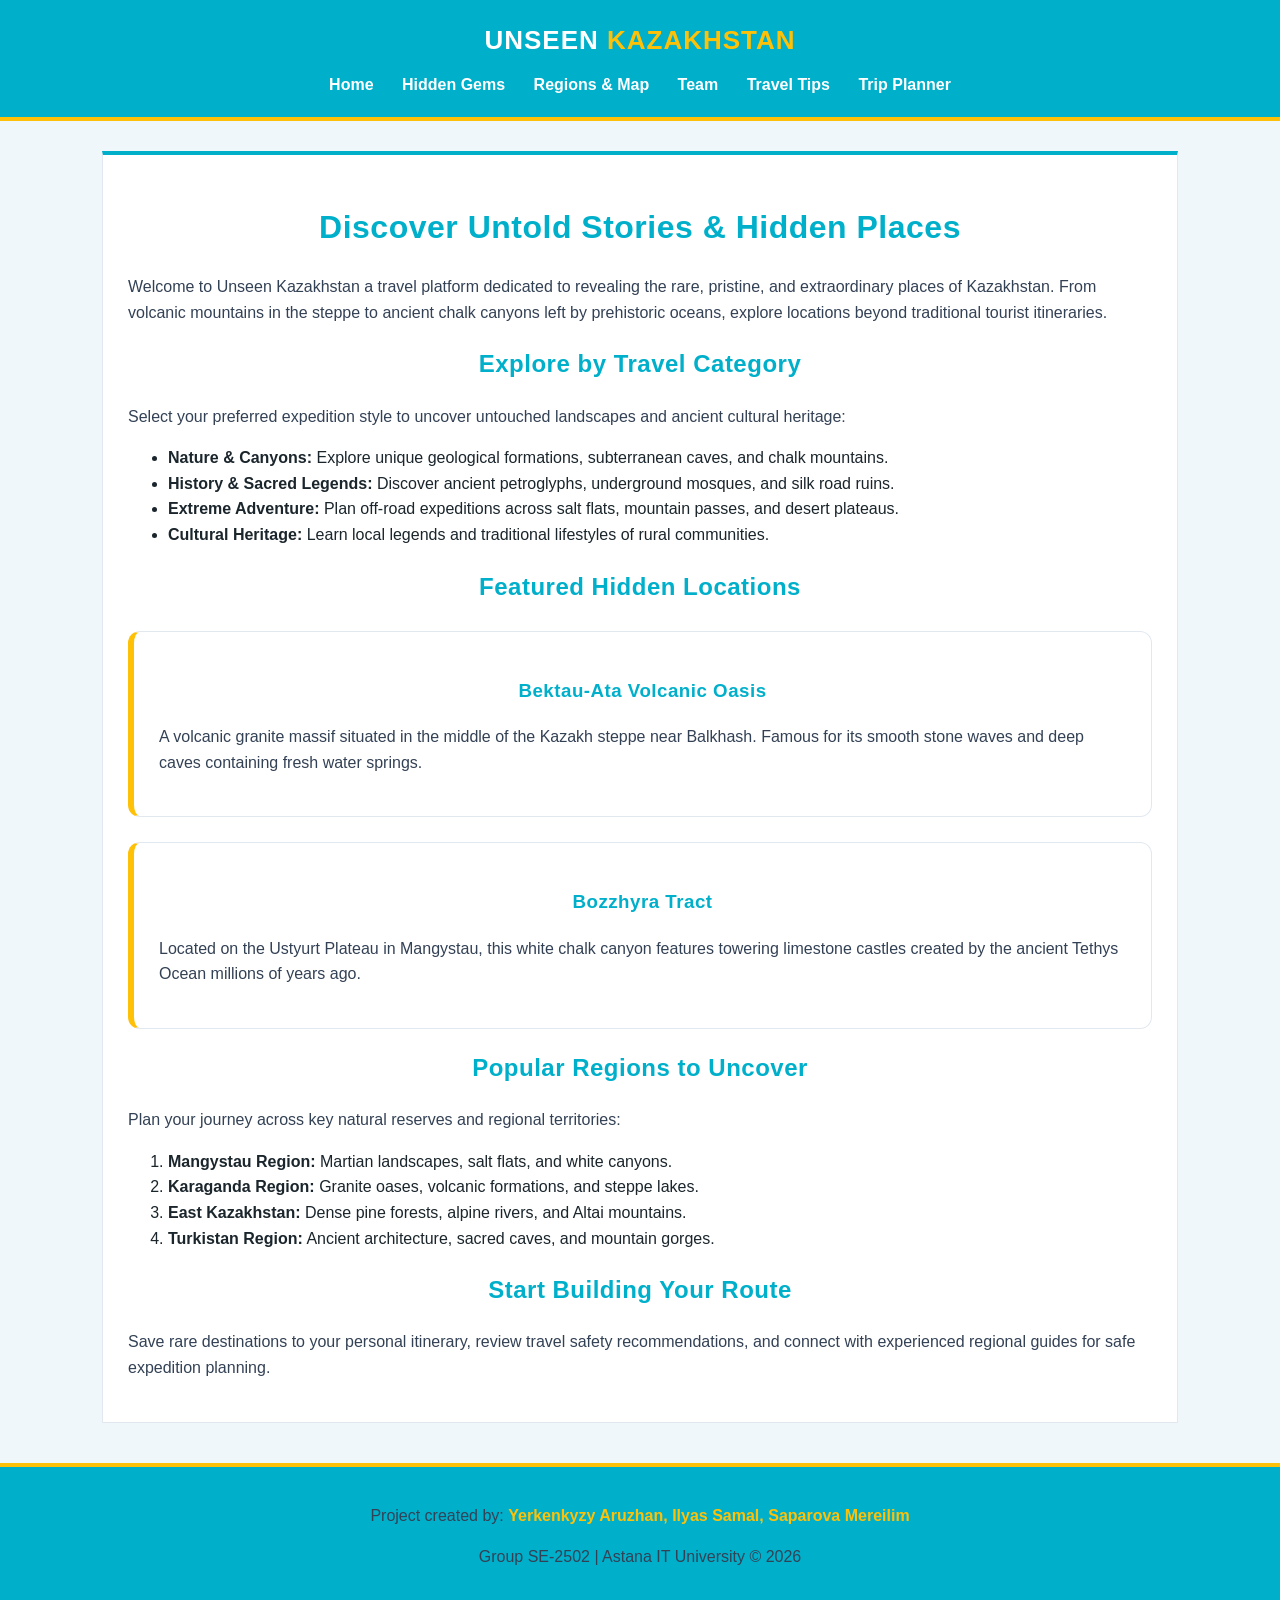
<file: index.html>
<!DOCTYPE html>
<html lang="en">
<head>
    <meta charset="UTF-8">
    <title>Unseen Kazakhstan | Hidden Places</title>
    <link rel="stylesheet" href="css/style.css">
</head>
<body>

    <div id="main-header">
        <div class="logo">UNSEEN <span>KAZAKHSTAN</span></div>
        <div class="nav-menu" style="text-align: center; margin-top: 10px;">
            <a href="index.html">Home</a>
            <a href="destinations.html">Hidden Gems</a>
            <a href="regions.html">Regions & Map</a>
            <a href="creators.html">Team</a>
            <a href="tips.html">Travel Tips</a>
            <a href="planner.html">Trip Planner</a>
        </div>
    </div>

    <div class="content-box">
        <h1>Discover Untold Stories & Hidden Places</h1>
        <p>Welcome to Unseen Kazakhstan  a travel platform dedicated to revealing the rare, pristine, and extraordinary places of Kazakhstan. From volcanic mountains in the steppe to ancient chalk canyons left by prehistoric oceans, explore locations beyond traditional tourist itineraries.</p>

        <h2>Explore by Travel Category</h2>
        <p>Select your preferred expedition style to uncover untouched landscapes and ancient cultural heritage:</p>
        <ul>
            <li><strong>Nature & Canyons:</strong> Explore unique geological formations, subterranean caves, and chalk mountains.</li>
            <li><strong>History & Sacred Legends:</strong> Discover ancient petroglyphs, underground mosques, and silk road ruins.</li>
            <li><strong>Extreme Adventure:</strong> Plan off-road expeditions across salt flats, mountain passes, and desert plateaus.</li>
            <li><strong>Cultural Heritage:</strong> Learn local legends and traditional lifestyles of rural communities.</li>
        </ul>

        <h2>Featured Hidden Locations</h2>
        
        <div class="card">
            <h3>Bektau-Ata Volcanic Oasis</h3>
            <p>A volcanic granite massif situated in the middle of the Kazakh steppe near Balkhash. Famous for its smooth stone waves and deep caves containing fresh water springs.</p>
        </div>

        <div class="card">
            <h3>Bozzhyra Tract</h3>
            <p>Located on the Ustyurt Plateau in Mangystau, this white chalk canyon features towering limestone castles created by the ancient Tethys Ocean millions of years ago.</p>
        </div>

        <h2>Popular Regions to Uncover</h2>
        <p>Plan your journey across key natural reserves and regional territories:</p>
        <ol>
            <li><strong>Mangystau Region:</strong> Martian landscapes, salt flats, and white canyons.</li>
            <li><strong>Karaganda Region:</strong> Granite oases, volcanic formations, and steppe lakes.</li>
            <li><strong>East Kazakhstan:</strong> Dense pine forests, alpine rivers, and Altai mountains.</li>
            <li><strong>Turkistan Region:</strong> Ancient architecture, sacred caves, and mountain gorges.</li>
        </ol>

        <h2>Start Building Your Route</h2>
        <p>Save rare destinations to your personal itinerary, review travel safety recommendations, and connect with experienced regional guides for safe expedition planning.</p>
    </div>

    <div class="main-footer">
        <p>Project created by: <strong>Yerkenkyzy Aruzhan, Ilyas Samal, Saparova Mereilim</strong></p>
        <p>Group SE-2502 | Astana IT University &copy; 2026</p>
    </div>

</body>
</html>
</file>
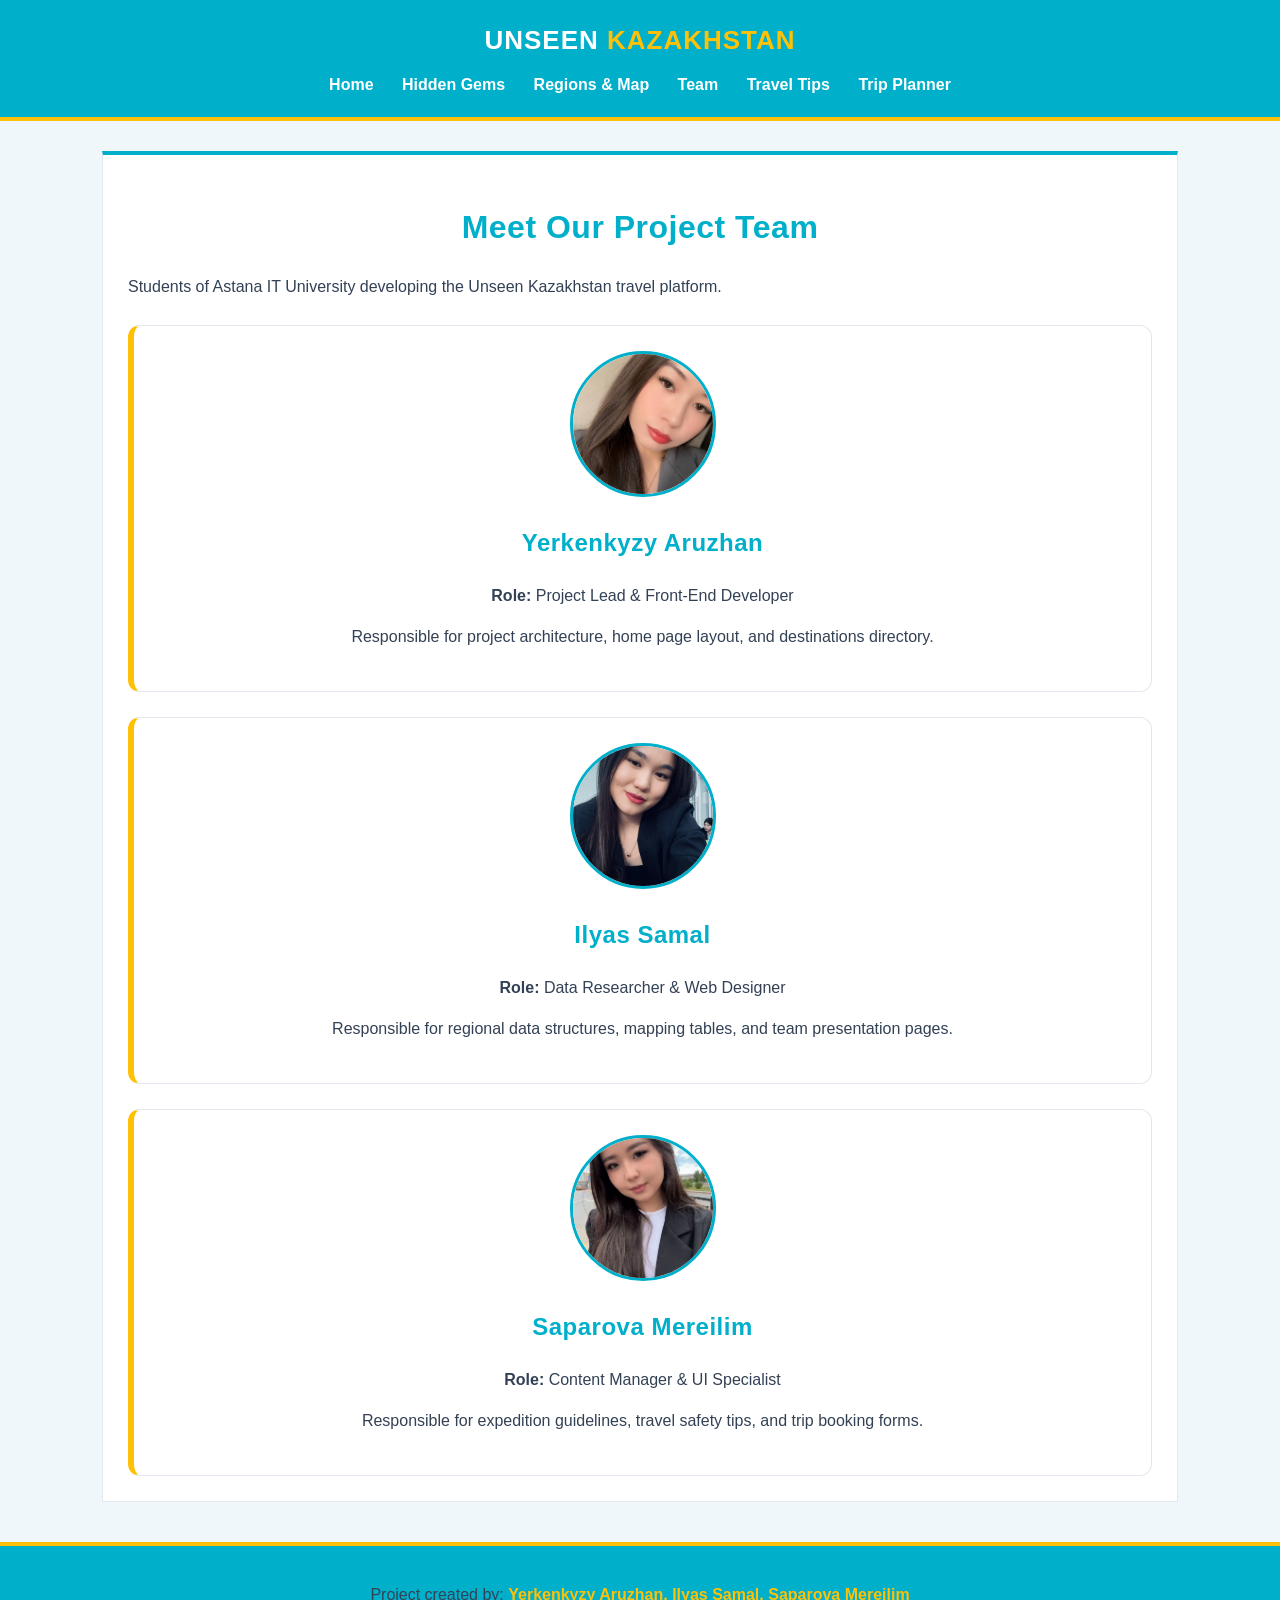
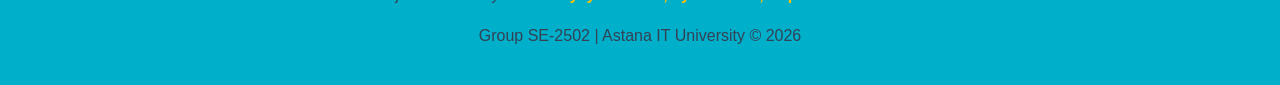
<file: creators.html>
<!DOCTYPE html>
<html lang="en">
<head>
    <meta charset="UTF-8">
    <title>Unseen Kazakhstan | Project Team</title>
    <link rel="stylesheet" href="css/style.css">
</head>
<body>

    <div id="main-header">
        <div class="logo">UNSEEN <span>KAZAKHSTAN</span></div>
        <div class="nav-menu" style="text-align: center; margin-top: 10px;">
            <a href="index.html">Home</a>
            <a href="destinations.html">Hidden Gems</a>
            <a href="regions.html">Regions & Map</a>
            <a href="creators.html">Team</a>
            <a href="tips.html">Travel Tips</a>
            <a href="planner.html">Trip Planner</a>
        </div>
    </div>

    <div class="content-box">
        <h1>Meet Our Project Team</h1>
        <p>Students of Astana IT University developing the Unseen Kazakhstan travel platform.</p>
        
        <div class="card" style="text-align: center;">
            <img src="images/aruzhan.JPG" alt="Yerkenkyzy Aruzhan" style="width: 140px; height: 140px; border-radius: 50%; border: 3px solid #00afca; object-fit: cover;">
            <h2>Yerkenkyzy Aruzhan</h2>
            <p><strong>Role:</strong> Project Lead & Front-End Developer</p>
            <p>Responsible for project architecture, home page layout, and destinations directory.</p>
        </div>

        <div class="card" style="text-align: center;">
            <img src="images/samal.JPG" alt="Ilyas Samal" style="width: 140px; height: 140px; border-radius: 50%; border: 3px solid #00afca; object-fit: cover;">
            <h2>Ilyas Samal</h2>
            <p><strong>Role:</strong> Data Researcher & Web Designer</p>
            <p>Responsible for regional data structures, mapping tables, and team presentation pages.</p>
        </div>

        <div class="card" style="text-align: center;">
            <img src="images/mereilim.jpg" alt="Saparova Mereilim" style="width: 140px; height: 140px; border-radius: 50%; border: 3px solid #00afca; object-fit: cover;">
            <h2>Saparova Mereilim</h2>
            <p><strong>Role:</strong> Content Manager & UI Specialist</p>
            <p>Responsible for expedition guidelines, travel safety tips, and trip booking forms.</p>
        </div>
    </div>

    <div class="main-footer">
        <p>Project created by: <strong>Yerkenkyzy Aruzhan, Ilyas Samal, Saparova Mereilim</strong></p>
        <p>Group SE-2502 | Astana IT University &copy; 2026</p>
    </div>

</body>
</html>
</file>
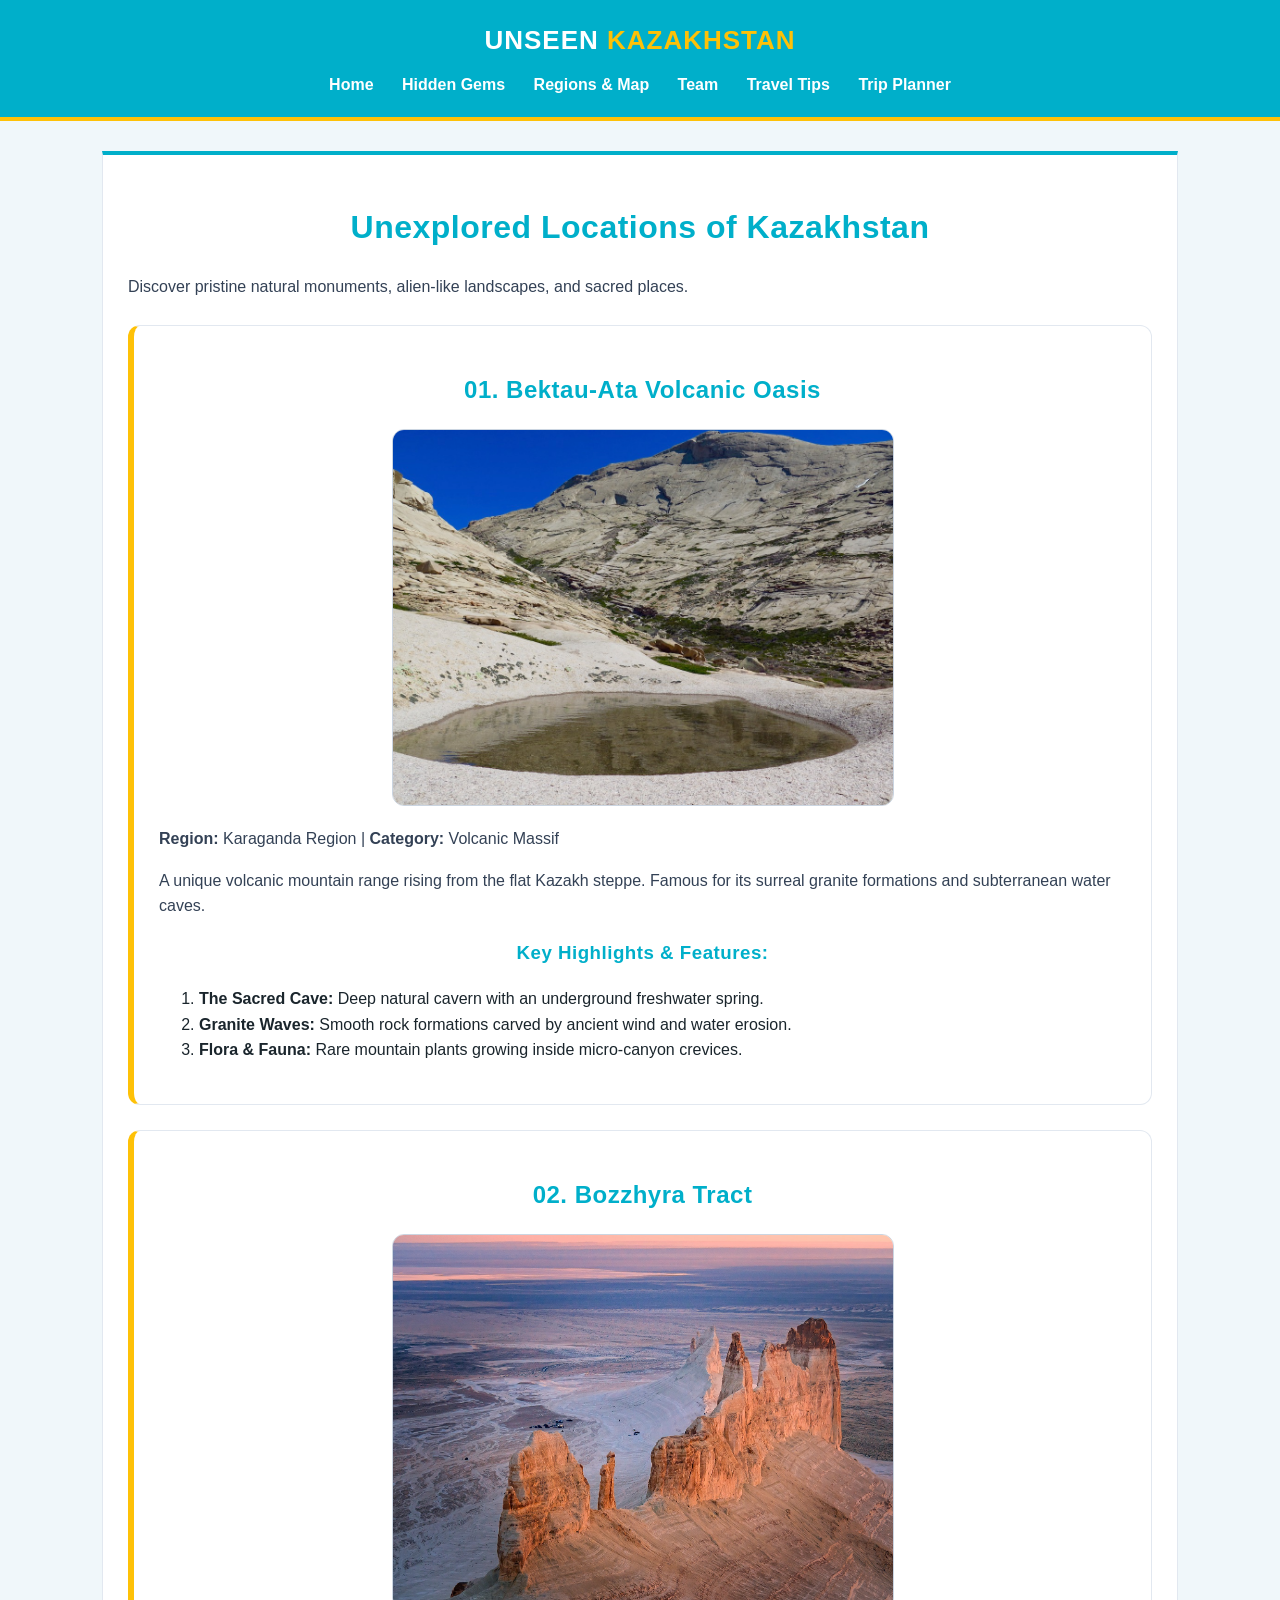
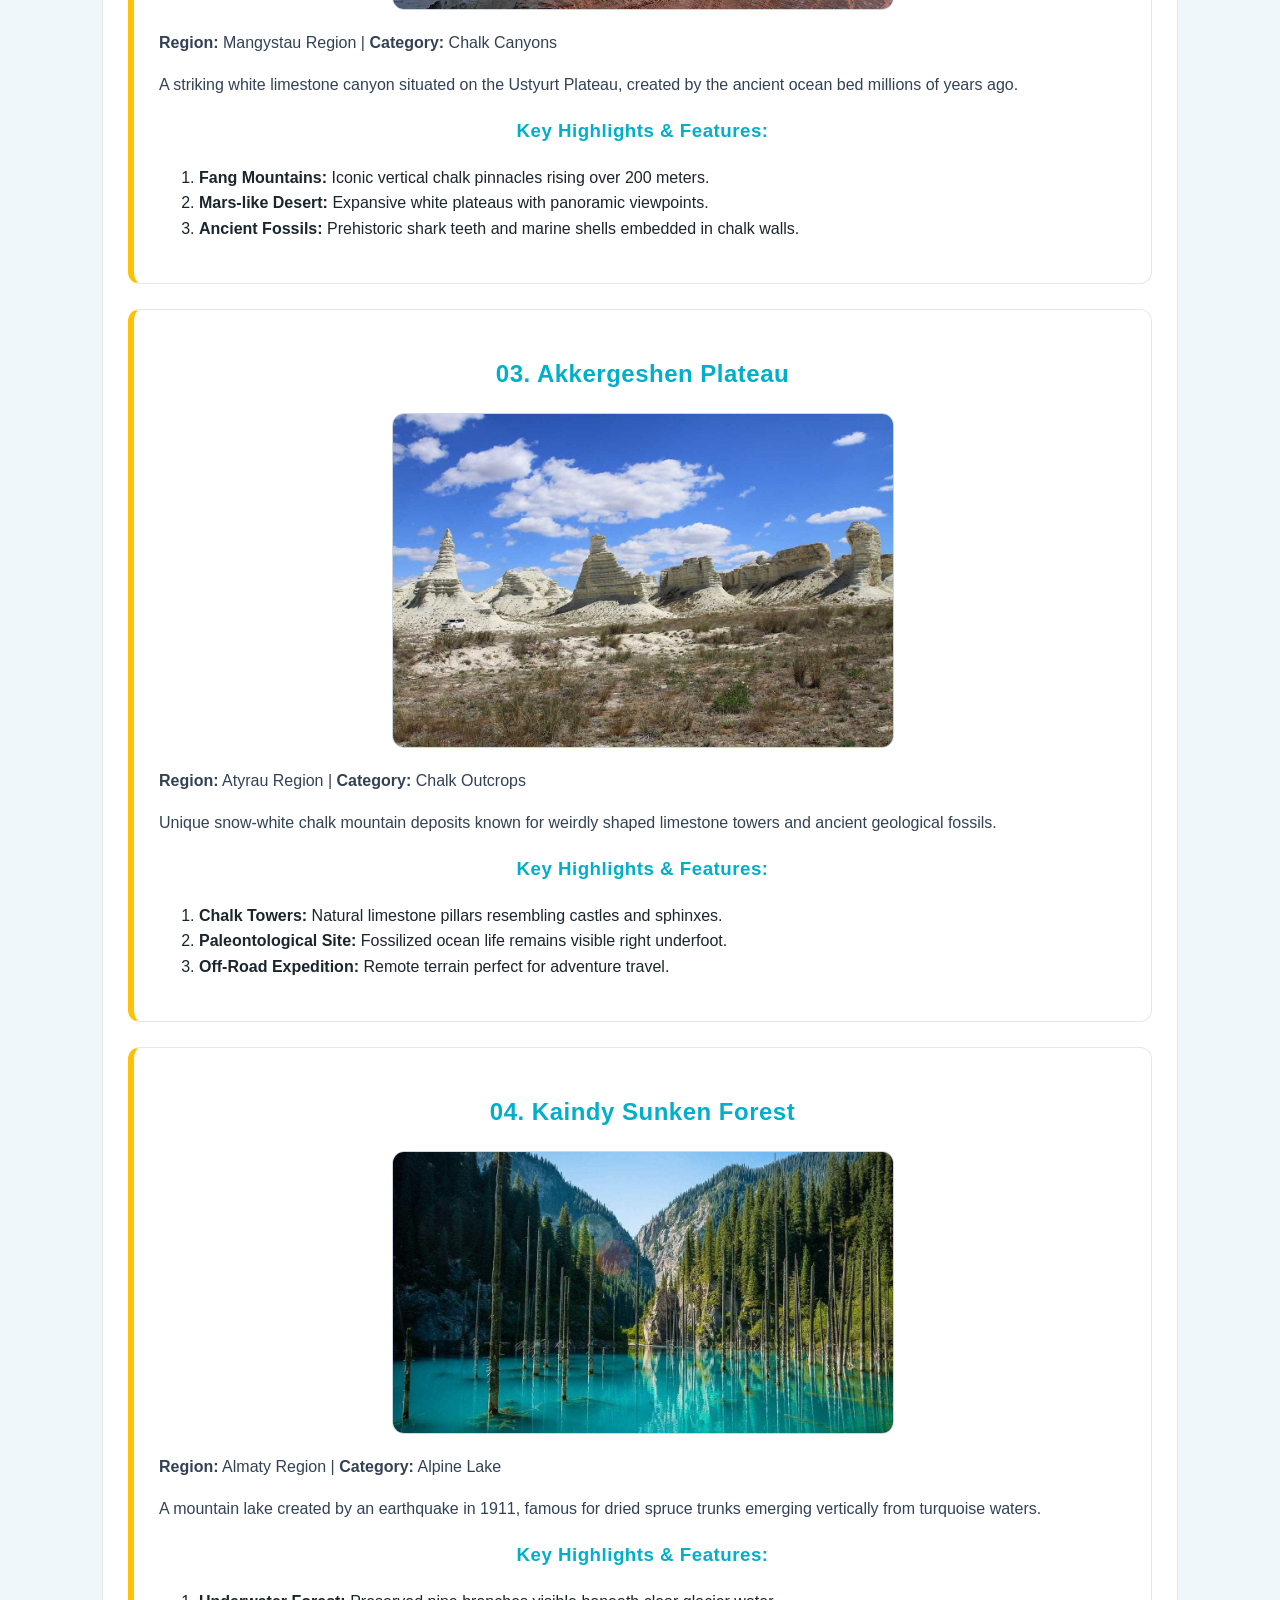
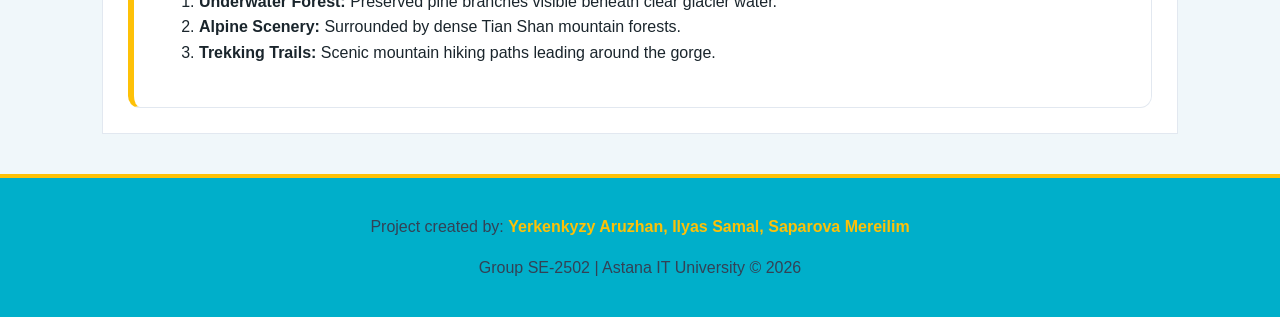
<file: destinations.html>
<!DOCTYPE html>
<html lang="en">
<head>
    <meta charset="UTF-8">
    <title>Unseen Kazakhstan | Hidden Gems</title>
    <link rel="stylesheet" href="css/style.css">
</head>
<body>

    <div id="main-header">
        <div class="logo">UNSEEN <span>KAZAKHSTAN</span></div>
        <div class="nav-menu" style="text-align: center; margin-top: 10px;">
            <a href="index.html">Home</a>
            <a href="destinations.html">Hidden Gems</a>
            <a href="regions.html">Regions & Map</a>
            <a href="creators.html">Team</a>
            <a href="tips.html">Travel Tips</a>
            <a href="planner.html">Trip Planner</a>
        </div>
    </div>

    <div class="content-box">
        <h1>Unexplored Locations of Kazakhstan</h1>
        <p>Discover pristine natural monuments, alien-like landscapes, and sacred places.</p>

        <!-- Location 1 -->
        <div class="card">
            <h2>01. Bektau-Ata Volcanic Oasis</h2>
            <img src="images/Bektau-Ata.jpeg" alt="Bektau-Ata Volcanic Oasis" class="destination-img">
            <p><strong>Region:</strong> Karaganda Region | <strong>Category:</strong> Volcanic Massif</p>
            <p>A unique volcanic mountain range rising from the flat Kazakh steppe. Famous for its surreal granite formations and subterranean water caves.</p>
            
            <h3>Key Highlights & Features:</h3>
            <ol>
                <li><strong>The Sacred Cave:</strong> Deep natural cavern with an underground freshwater spring.</li>
                <li><strong>Granite Waves:</strong> Smooth rock formations carved by ancient wind and water erosion.</li>
                <li><strong>Flora & Fauna:</strong> Rare mountain plants growing inside micro-canyon crevices.</li>
            </ol>
        </div>

        <!-- Location 2 -->
        <div class="card">
            <h2>02. Bozzhyra Tract</h2>
            <img src="images/Bozzhyra.jpg" alt="Bozzhyra Tract" class="destination-img">
            <p><strong>Region:</strong> Mangystau Region | <strong>Category:</strong> Chalk Canyons</p>
            <p>A striking white limestone canyon situated on the Ustyurt Plateau, created by the ancient ocean bed millions of years ago.</p>
            
            <h3>Key Highlights & Features:</h3>
            <ol>
                <li><strong>Fang Mountains:</strong> Iconic vertical chalk pinnacles rising over 200 meters.</li>
                <li><strong>Mars-like Desert:</strong> Expansive white plateaus with panoramic viewpoints.</li>
                <li><strong>Ancient Fossils:</strong> Prehistoric shark teeth and marine shells embedded in chalk walls.</li>
            </ol>
        </div>

        <!-- Location 3 -->
        <div class="card">
            <h2>03. Akkergeshen Plateau</h2>
            <img src="images/Akkergeshen.jpg" alt="Akkergeshen Plateau" class="destination-img">
            <p><strong>Region:</strong> Atyrau Region | <strong>Category:</strong> Chalk Outcrops</p>
            <p>Unique snow-white chalk mountain deposits known for weirdly shaped limestone towers and ancient geological fossils.</p>
            
            <h3>Key Highlights & Features:</h3>
            <ol>
                <li><strong>Chalk Towers:</strong> Natural limestone pillars resembling castles and sphinxes.</li>
                <li><strong>Paleontological Site:</strong> Fossilized ocean life remains visible right underfoot.</li>
                <li><strong>Off-Road Expedition:</strong> Remote terrain perfect for adventure travel.</li>
            </ol>
        </div>

        <!-- Location 4 -->
        <div class="card">
            <h2>04. Kaindy Sunken Forest</h2>
            <img src="images/Kaindy.jpg" alt="Kaindy Sunken Forest" class="destination-img">
            <p><strong>Region:</strong> Almaty Region | <strong>Category:</strong> Alpine Lake</p>
            <p>A mountain lake created by an earthquake in 1911, famous for dried spruce trunks emerging vertically from turquoise waters.</p>
            
            <h3>Key Highlights & Features:</h3>
            <ol>
                <li><strong>Underwater Forest:</strong> Preserved pine branches visible beneath clear glacier water.</li>
                <li><strong>Alpine Scenery:</strong> Surrounded by dense Tian Shan mountain forests.</li>
                <li><strong>Trekking Trails:</strong> Scenic mountain hiking paths leading around the gorge.</li>
            </ol>
        </div>
    </div>

    <div class="main-footer">
        <p>Project created by: <strong>Yerkenkyzy Aruzhan, Ilyas Samal, Saparova Mereilim</strong></p>
        <p>Group SE-2502 | Astana IT University &copy; 2026</p>
    </div>

</body>
</html>
</file>
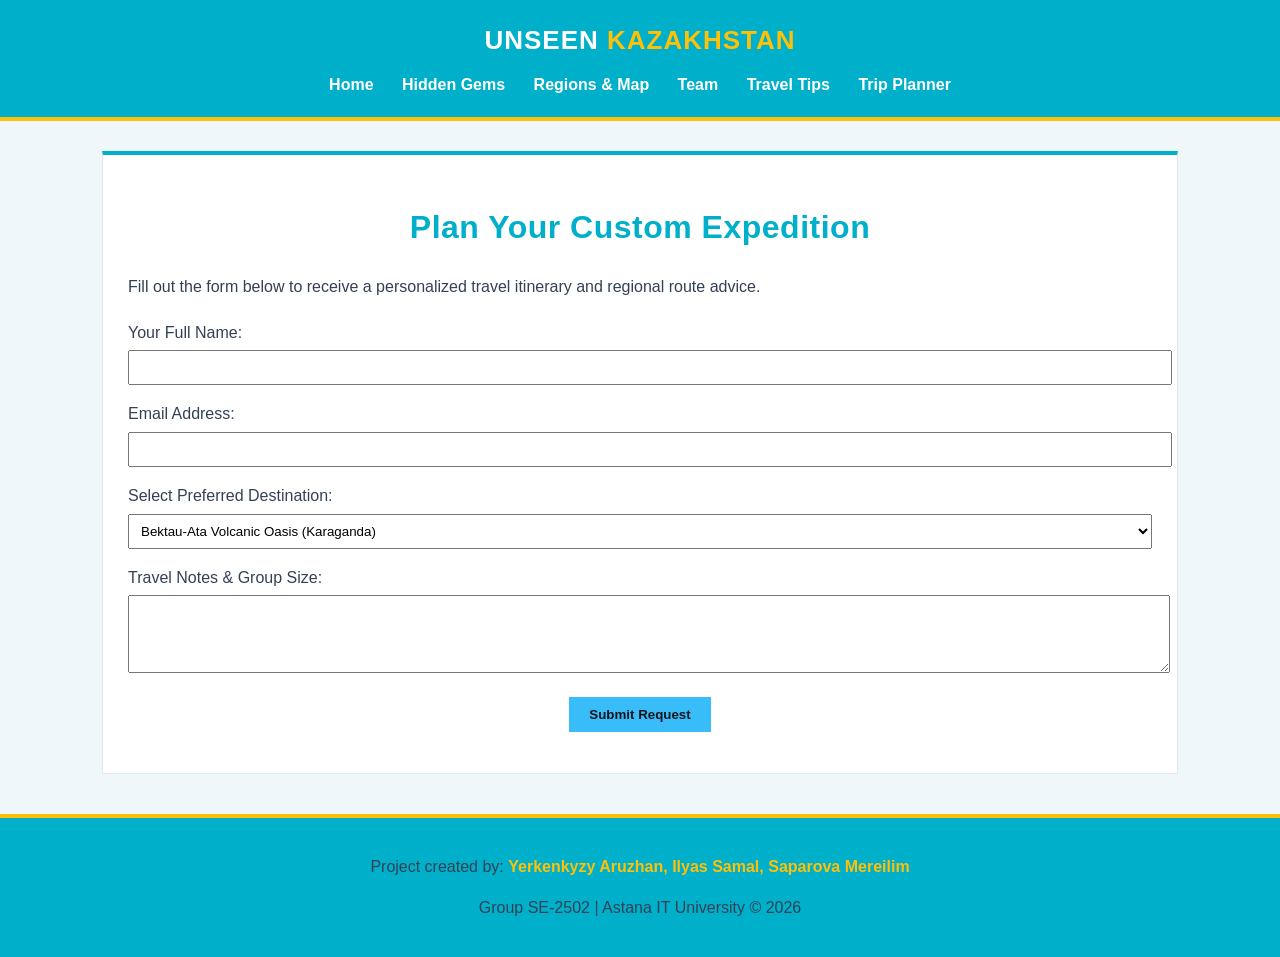
<file: planner.html>
<!DOCTYPE html>
<html lang="en">
<head>
    <meta charset="UTF-8">
    <title>Unseen Kazakhstan | Trip Planner</title>
    <link rel="stylesheet" href="css/style.css">
</head>
<body>

    <div id="main-header">
        <div class="logo">UNSEEN <span>KAZAKHSTAN</span></div>
        <div class="nav-menu" style="text-align: center; margin-top: 10px;">
            <a href="index.html">Home</a>
            <a href="destinations.html">Hidden Gems</a>
            <a href="regions.html">Regions & Map</a>
            <a href="creators.html">Team</a>
            <a href="tips.html">Travel Tips</a>
            <a href="planner.html">Trip Planner</a>
        </div>
    </div>

    <div class="content-box">
        <h1>Plan Your Custom Expedition</h1>
        <p>Fill out the form below to receive a personalized travel itinerary and regional route advice.</p>
        
        <form style="margin-top: 20px;">
            <p>
                <label for="username">Your Full Name:</label><br>
                <input type="text" id="username" name="username" style="width: 100%; padding: 8px; margin-top: 5px;" required>
            </p>

            <p>
                <label for="email">Email Address:</label><br>
                <input type="email" id="email" name="email" style="width: 100%; padding: 8px; margin-top: 5px;" required>
            </p>

            <p>
                <label for="destination">Select Preferred Destination:</label><br>
                <select id="destination" name="destination" style="width: 100%; padding: 8px; margin-top: 5px;">
                    <option value="bektau">Bektau-Ata Volcanic Oasis (Karaganda)</option>
                    <option value="bozzhyra">Bozzhyra Tract (Mangystau)</option>
                    <option value="akkergeshen">Akkergeshen Plateau (Atyrau)</option>
                    <option value="kaindy">Kaindy Lake (Almaty Region)</option>
                </select>
            </p>

            <p>
                <label for="notes">Travel Notes & Group Size:</label><br>
                <textarea id="notes" name="notes" rows="4" style="width: 100%; padding: 8px; margin-top: 5px;"></textarea>
            </p>

            <p style="text-align: center;">
                <input type="submit" value="Submit Request" style="background-color: #38bdf8; color: #0f141d; padding: 10px 20px; font-weight: bold; border: none; cursor: pointer;">
            </p>
        </form>
    </div>

    <div class="main-footer">
        <p>Project created by: <strong>Yerkenkyzy Aruzhan, Ilyas Samal, Saparova Mereilim</strong></p>
        <p>Group SE-2502 | Astana IT University &copy; 2026</p>
    </div>

</body>
</html>
</file>
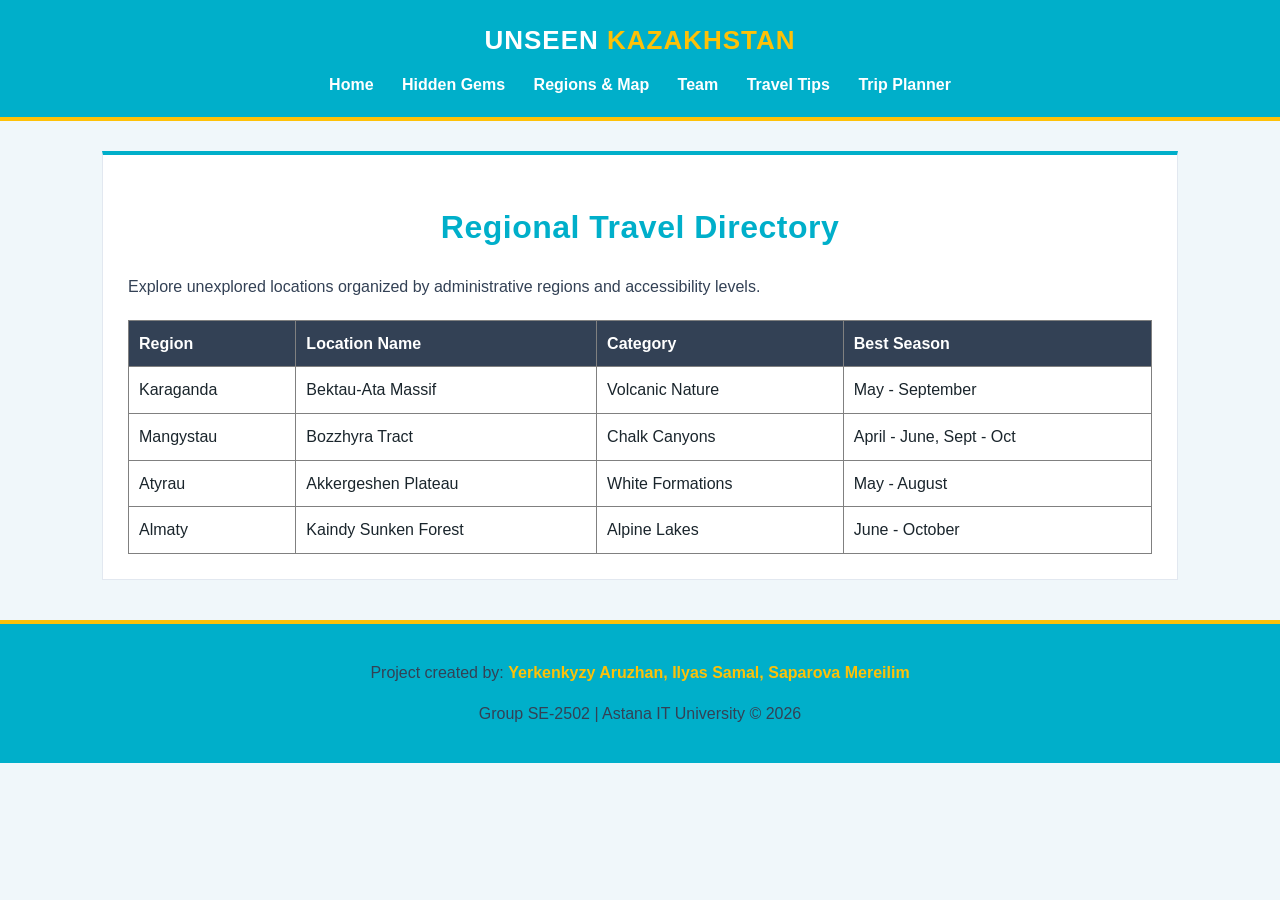
<file: regions.html>
<!DOCTYPE html>
<html lang="en">
<head>
    <meta charset="UTF-8">
    <title>Unseen Kazakhstan | Regions & Map</title>
    <link rel="stylesheet" href="css/style.css">
</head>
<body>

    <div id="main-header">
        <div class="logo">UNSEEN <span>KAZAKHSTAN</span></div>
        <div class="nav-menu" style="text-align: center; margin-top: 10px;">
            <a href="index.html">Home</a>
            <a href="destinations.html">Hidden Gems</a>
            <a href="regions.html">Regions & Map</a>
            <a href="creators.html">Team</a>
            <a href="tips.html">Travel Tips</a>
            <a href="planner.html">Trip Planner</a>
        </div>
    </div>

    <div class="content-box">
        <h1>Regional Travel Directory</h1>
        <p>Explore unexplored locations organized by administrative regions and accessibility levels.</p>
        
        <table border="1" style="width: 100%; border-collapse: collapse; margin-top: 20px; text-align: left;">
            <thead>
                <tr style="background-color: #334155; color: #ffffff;">
                    <th style="padding: 10px;">Region</th>
                    <th style="padding: 10px;">Location Name</th>
                    <th style="padding: 10px;">Category</th>
                    <th style="padding: 10px;">Best Season</th>
                </tr>
            </thead>
            <tbody>
                <tr>
                    <td style="padding: 10px;">Karaganda</td>
                    <td style="padding: 10px;">Bektau-Ata Massif</td>
                    <td style="padding: 10px;">Volcanic Nature</td>
                    <td style="padding: 10px;">May - September</td>
                </tr>
                <tr>
                    <td style="padding: 10px;">Mangystau</td>
                    <td style="padding: 10px;">Bozzhyra Tract</td>
                    <td style="padding: 10px;">Chalk Canyons</td>
                    <td style="padding: 10px;">April - June, Sept - Oct</td>
                </tr>
                <tr>
                    <td style="padding: 10px;">Atyrau</td>
                    <td style="padding: 10px;">Akkergeshen Plateau</td>
                    <td style="padding: 10px;">White Formations</td>
                    <td style="padding: 10px;">May - August</td>
                </tr>
                <tr>
                    <td style="padding: 10px;">Almaty</td>
                    <td style="padding: 10px;">Kaindy Sunken Forest</td>
                    <td style="padding: 10px;">Alpine Lakes</td>
                    <td style="padding: 10px;">June - October</td>
                </tr>
            </tbody>
        </table>
    </div>

    <div class="main-footer">
        <p>Project created by: <strong>Yerkenkyzy Aruzhan, Ilyas Samal, Saparova Mereilim</strong></p>
        <p>Group SE-2502 | Astana IT University &copy; 2026</p>
    </div>

</body>
</html>
</file>
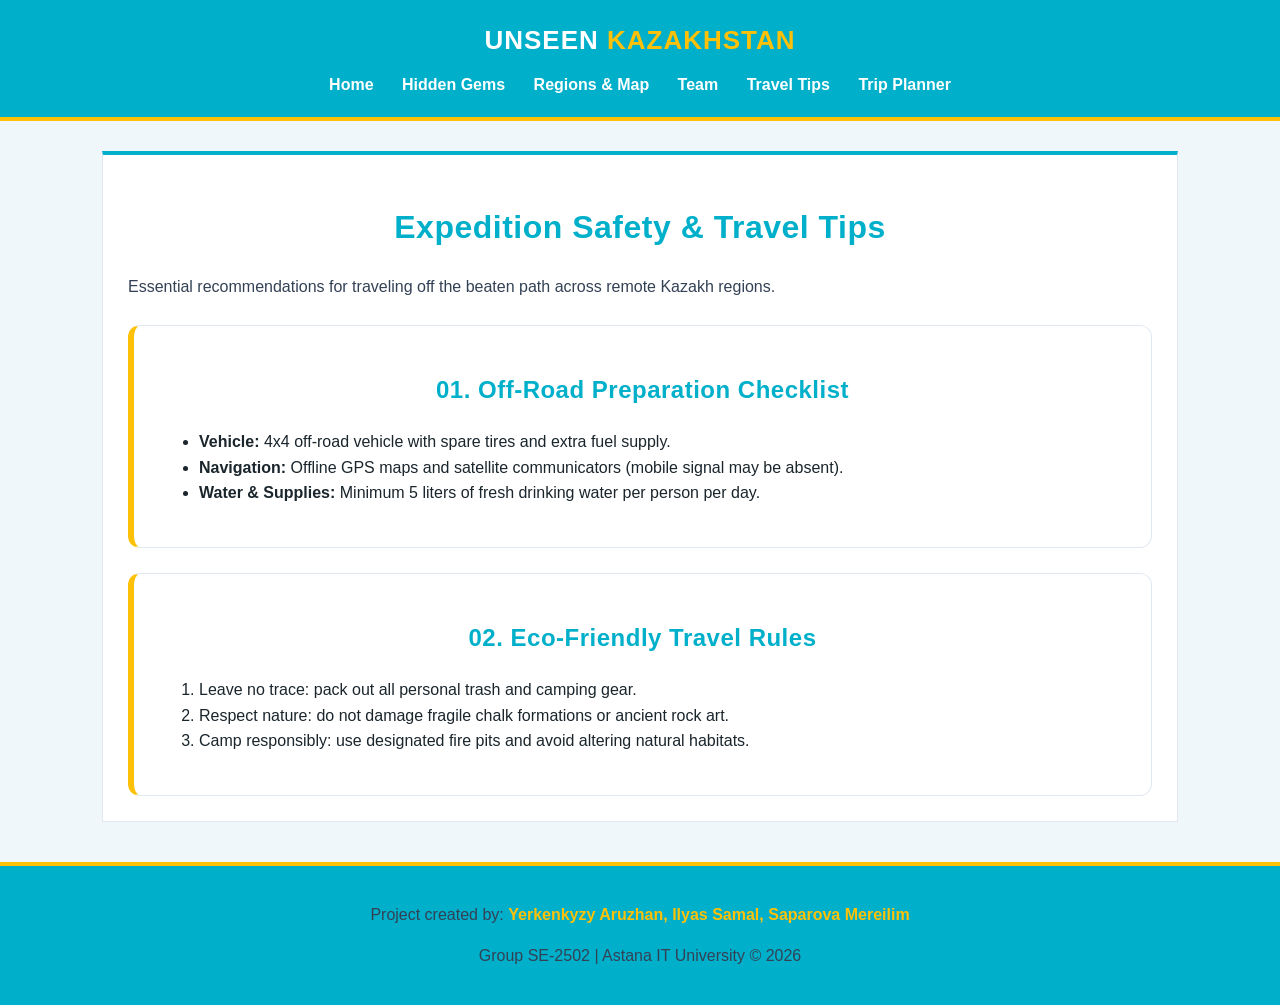
<file: tips.html>
<!DOCTYPE html>
<html lang="en">
<head>
    <meta charset="UTF-8">
    <title>Unseen Kazakhstan | Travel Tips</title>
    <link rel="stylesheet" href="css/style.css">
</head>
<body>

    <div id="main-header">
        <div class="logo">UNSEEN <span>KAZAKHSTAN</span></div>
        <div class="nav-menu" style="text-align: center; margin-top: 10px;">
            <a href="index.html">Home</a>
            <a href="destinations.html">Hidden Gems</a>
            <a href="regions.html">Regions & Map</a>
            <a href="creators.html">Team</a>
            <a href="tips.html">Travel Tips</a>
            <a href="planner.html">Trip Planner</a>
        </div>
    </div>

    <div class="content-box">
        <h1>Expedition Safety & Travel Tips</h1>
        <p>Essential recommendations for traveling off the beaten path across remote Kazakh regions.</p>

        <div class="card">
            <h2>01. Off-Road Preparation Checklist</h2>
            <ul>
                <li><strong>Vehicle:</strong> 4x4 off-road vehicle with spare tires and extra fuel supply.</li>
                <li><strong>Navigation:</strong> Offline GPS maps and satellite communicators (mobile signal may be absent).</li>
                <li><strong>Water & Supplies:</strong> Minimum 5 liters of fresh drinking water per person per day.</li>
            </ul>
        </div>

        <div class="card">
            <h2>02. Eco-Friendly Travel Rules</h2>
            <ol>
                <li>Leave no trace: pack out all personal trash and camping gear.</li>
                <li>Respect nature: do not damage fragile chalk formations or ancient rock art.</li>
                <li>Camp responsibly: use designated fire pits and avoid altering natural habitats.</li>
            </ol>
        </div>
    </div>

    <div class="main-footer">
        <p>Project created by: <strong>Yerkenkyzy Aruzhan, Ilyas Samal, Saparova Mereilim</strong></p>
        <p>Group SE-2502 | Astana IT University &copy; 2026</p>
    </div>

</body>
</html>
</file>
<file: css/style.css>
/* --- 1. ELEMENT SELECTORS --- */
body {
    margin: 0;
    padding: 0;
    font-family: 'Segoe UI', Arial, sans-serif;
    background-color: #f0f7fa;
    color: #1a252c;
    line-height: 1.6;
}

h1, h2, h3 {
    font-family: 'Trebuchet MS', 'Lucida Sans Unicode', sans-serif;
    color: #00afca;
    text-align: center;
    letter-spacing: 0.5px;
}

p {
    font-size: 16px;
    color: #334155;
}

/* --- 2. ID SELECTOR --- */
#main-header {
    background-color: #00afca;
    padding: 20px;
    border-bottom: 4px solid #fec107;
    position: sticky;
    top: 0;
}

/* --- 3. CLASS SELECTORS --- */
.logo {
    font-family: 'Trebuchet MS', sans-serif;
    font-size: 26px;
    font-weight: bold;
    color: #ffffff;
    text-align: center;
    letter-spacing: 1px;
}

.logo span {
    color: #fec107;
}

.content-box {
    background-color: #ffffff;
    width: 80%;
    margin: 30px auto;
    padding: 25px;
    border: 1px solid #e2e8f0;
    border-top: 4px solid #00afca;
}

.card {
    background-color: #ffffff;
    padding: 25px;
    margin-top: 25px;
    border-radius: 12px;
    border-left: 6px solid #fec107;
    border-top: 1px solid #e2e8f0;
    border-right: 1px solid #e2e8f0;
    border-bottom: 1px solid #e2e8f0;
}

/* Правильный единый блок для изображений */
.destination-img, .location-img {
    width: 100%;
    max-width: 500px; /* Не дает картинке растягиваться больше ее качества */
    height: auto; /* Сохраняет естественные пропорции */
    display: block;
    margin: 20px auto; /* Центрирует картинку по середине карточки */
    border-radius: 12px;
    border: 1px solid #cbd5e1;
}
/* --- 4. DESCENDANT SELECTOR --- */
.nav-menu a {
    font-family: 'Trebuchet MS', sans-serif;
    color: #ffffff;
    text-decoration: none;
    margin: 0 12px;
    font-weight: bold;
}

.nav-menu a:hover {
    color: #fec107;
}

/* Footer */
.main-footer {
    text-align: center;
    padding: 20px;
    background-color: #00afca;
    color: #ffffff;
    font-size: 14px;
    border-top: 4px solid #fec107;
    margin-top: 40px;
}

.main-footer strong {
    color: #fec107;
}
</file>
